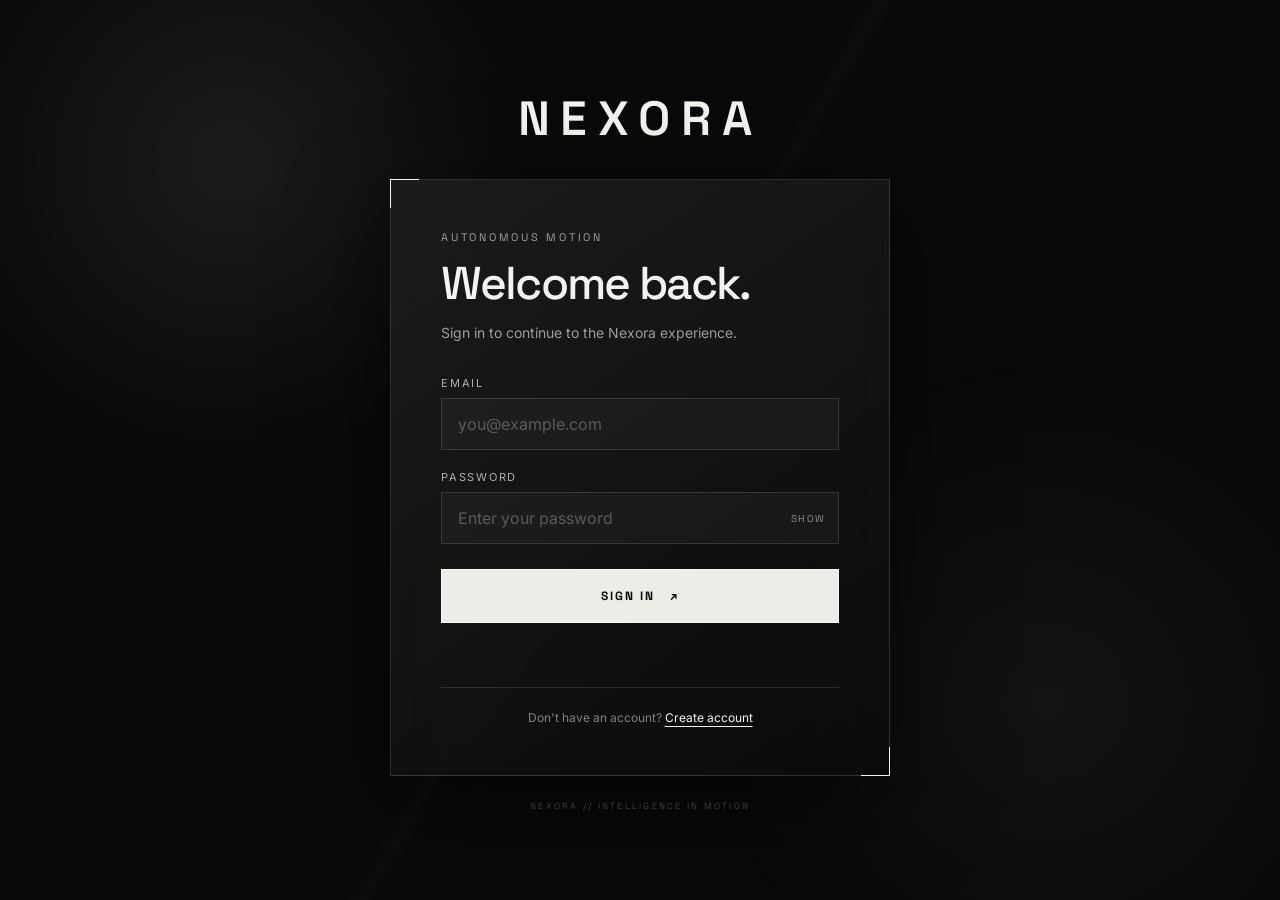
<file: index.html>
<!DOCTYPE html>
<html lang="en">
<head>
  <meta charset="UTF-8">
  <meta name="viewport" content="width=device-width, initial-scale=1.0">
  <title>NEXORA — Sign In</title>
  <meta http-equiv="refresh" content="0; url=login.html">
</head>
<body>
  <script>window.location.replace("login.html");</script>
  <p>Opening NEXORA sign in… <a href="login.html">Continue</a></p>
</body>
</html>
</file>
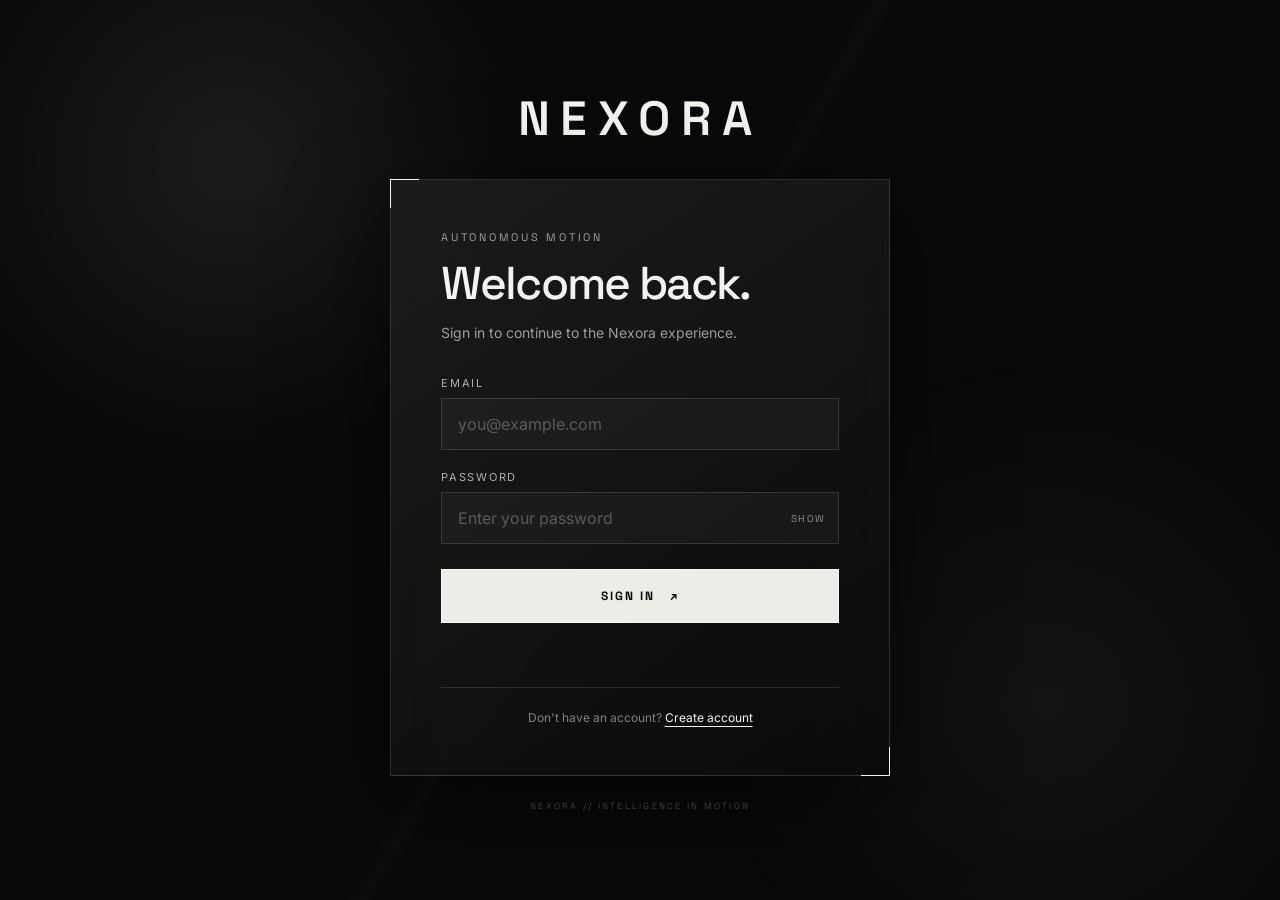
<file: home.html>
<!DOCTYPE html>
<html lang="en">
<head>
<script>
(function () {
  if (sessionStorage.getItem("nexoraLoggedIn") !== "true") {
    window.location.replace("login.html");
  }
})();
</script>

<meta charset="UTF-8">
<meta name="viewport" content="width=device-width, initial-scale=1.0, viewport-fit=cover">
<title>NEXORA — Autonomous Motion</title>
<meta name="description" content="NEXORA is a hyper-efficient electric performance brand. One intelligence. Infinite journeys.">

<!-- ============ FONTS ============ -->
<link rel="preconnect" href="https://fonts.googleapis.com">
<link rel="preconnect" href="https://fonts.gstatic.com" crossorigin>
<link href="https://fonts.googleapis.com/css2?family=Space+Grotesk:wght@300..700&family=Poppins:wght@300;400;500;600&display=swap" rel="stylesheet">
<link rel="stylesheet" href="https://api.fontshare.com/v2/css?f[]=clash-display@400,500,600,700&display=swap">

<!-- ============ STYLES ============ -->
<link rel="stylesheet" href="style.css">
<link rel="stylesheet" href="responsive.css">
</head>
<body>

<!-- =====================================================
     LOADER
===================================================== -->
<div class="loader" id="loader">
  <div class="loader-inner">
    <svg class="loader-mark" viewBox="0 0 100 100" width="72" height="72">
      <polygon points="50,6 94,74 6,74" fill="none" stroke="url(#loaderGrad)" stroke-width="2.4" stroke-linejoin="round"/>
      <defs>
        <linearGradient id="loaderGrad" x1="0" y1="0" x2="1" y2="1">
          <stop offset="0%" stop-color="#7C3AED"/>
          <stop offset="100%" stop-color="#38BDF8"/>
        </linearGradient>
      </defs>
    </svg>
    <div class="loader-word">NEXORA</div>
    <div class="loader-bar-track"><div class="loader-bar-fill" id="loaderFill"></div></div>
    <div class="loader-pct" id="loaderPct">00%</div>
  </div>
</div>

<!-- =====================================================
     CUSTOM CURSOR
===================================================== -->
<div class="cursor-dot" id="cursorDot"></div>
<div class="cursor-ring" id="cursorRing"></div>

<!-- =====================================================
     BACKGROUND LAYERS (mesh gradient / grid / noise)
===================================================== -->
<div class="bg-layer">
  <div class="mesh-gradient"></div>
  <div class="bg-grid"></div>
  <div class="light-ray ray-1"></div>
  <div class="light-ray ray-2"></div>
  <div class="noise-overlay"></div>
</div>

<!-- =====================================================
     NAVIGATION
===================================================== -->
<header class="navbar" id="navbar">
  <div class="nav-inner">
    <a href="#hero" class="nav-logo" data-cursor="link">
      <svg viewBox="0 0 100 100" width="26" height="26">
        <polygon points="50,6 94,74 6,74" fill="none" stroke="currentColor" stroke-width="6" stroke-linejoin="round"/>
      </svg>
      <span>NEXORA</span>
    </a>

    <nav class="nav-links" id="navLinks">
      <a href="#about" data-cursor="link"><span>About</span></a>
      <a href="#services" data-cursor="link"><span>Engineering</span></a>
      <a href="#portfolio" data-cursor="link"><span>Models</span></a>
      <a href="#stats" data-cursor="link"><span>Autonomy</span></a>
      <a href="#testimonials" data-cursor="link"><span>Owners</span></a>
      <a href="#pricing" data-cursor="link"><span>Configure</span></a>
      <a href="#faq" data-cursor="link"><span>FAQ</span></a>
    </nav>

    <a href="#contact" class="btn btn-ghost nav-cta" data-cursor="link"><span>Reserve</span></a>

    <button class="hamburger" id="hamburger" aria-label="Toggle menu">
      <span></span><span></span><span></span>
    </button>
  </div>

  <div class="mobile-menu" id="mobileMenu">
    <a href="#about">About</a>
    <a href="#services">Engineering</a>
    <a href="#portfolio">Models</a>
    <a href="#stats">Autonomy</a>
    <a href="#testimonials">Owners</a>
    <a href="#pricing">Configure</a>
    <a href="#faq">FAQ</a>
    <a href="#contact" class="mobile-cta">Reserve</a>
  </div>
</header>

<!-- =====================================================
     MAIN SCROLL CONTAINER
===================================================== -->
<main id="smooth-wrapper">
<div id="smooth-content">

  <!-- =====================================================
       1. HERO
  ===================================================== -->
  <section class="hero" id="hero">
    <canvas id="webgl-hero"></canvas>

    <div class="hero-content">
      <p class="eyebrow reveal-up">THE AUTONOMY / SINCE 2026</p>
      <h1 class="hero-title">
        <span class="line reveal-up">DESIGNED</span>
        <span class="line reveal-up">FOR AUTONOMY</span>
        <span class="line reveal-up accent-text">BEYOND THE ROAD.</span>
      </h1>
      <p class="hero-sub reveal-up">One intelligent platform. Zero-emission mobility. Nexora combines AI perception, autonomous driving, and electric performance for a safer, smarter journey.</p>

      <div class="hero-cta reveal-up">
        <a href="#portfolio" class="btn btn-primary magnetic" data-cursor="link"><span>Explore Vehicles</span></a>
        <a href="#contact" class="btn btn-outline magnetic" data-cursor="link"><span>Request a Drive</span></a>
      </div>
    </div>

    <div class="scroll-indicator">
      <span>SCROLL</span>
      <div class="scroll-line"><div class="scroll-dot"></div></div>
    </div>

    <div class="hero-stats-strip">
      <div><strong>2.9s</strong><small>0–100 km/h</small></div>
      <div><strong>600 km</strong><small>Range</small></div>
      <div><strong>480 hp</strong><small>Peak Output</small></div>
      <div><strong>250 km/h</strong><small>Top Speed</small></div>
    </div>
  </section>

  <!-- =====================================================
       2. ABOUT
  ===================================================== -->
  <section class="about" id="about">
    <div class="section-inner about-grid">
      <div class="about-visual">
        <canvas id="webgl-about"></canvas>
        <div class="about-visual-ring"></div>
      </div>

      <div class="about-copy">
        <p class="eyebrow reveal-up">01 / ABOUT NEXORA</p>
        <h2 class="section-title reveal-up">One intelligent platform, engineered to understand every journey.</h2>
        <p class="reveal-up">Every Nexora begins with one geometry: the Core — a precision-engineered energy cell that powers the drivetrain, intelligently tunes the chassis, and shapes the vehicle around it. Nothing is simply added on. Nothing is borrowed. Every Nexora is designed from the inside out — from physics to performance, from intelligence to form.</p>

        <div class="about-cards">
          <div class="mini-card tilt-card">
            <span class="mini-card-num">01</span>
            <h3>Human-Centered Design</h3>
            <p>Every surface is designed around visibility, comfort, accessibility, and efficient electric mobility.</p>
          </div>
          <div class="mini-card tilt-card">
            <span class="mini-card-num">02</span>
            <h3>Intelligent Mobility</h3>
            <p>AI-assisted driving combines perception, planning, and smooth electric control to respond intelligently to changing road conditions.</p>
          </div>
          <div class="mini-card tilt-card">
            <span class="mini-card-num">03</span>
            <h3>Responsible Technology</h3>
            <p>Recyclable materials and efficient electric systems are designed to reduce the environmental footprint of every journey.</p>
          </div>
        </div>
      </div>
    </div>
  </section>

  <!-- =====================================================
       3. SERVICES / ENGINEERING
  ===================================================== -->
  <section class="services" id="services">
    <div class="section-inner">
      <p class="eyebrow reveal-up center">02 / AUTONOMOUS TECHNOLOGY</p>
      <h2 class="section-title reveal-up center">Six systems. One intelligent vehicle.</h2>

      <div class="services-grid">
        <article class="glass-card service-card">
          <div class="service-icon">◈</div>
          <h3>AI Perception</h3>
          <p>Active surfaces recompute drag 1,000 times per second, sculpting airflow around the Core in real time.</p>
        </article>
        <article class="glass-card service-card">
          <div class="service-icon">◇</div>
          <h3>Electric Architecture</h3>
          <p>A high-voltage electric platform provides efficient propulsion while supporting the vehicle’s computing and sensor systems.</p>
        </article>
        <article class="glass-card service-card">
          <div class="service-icon">△</div>
          <h3>Autonomous Driving</h3>
          <p>Cameras, radar, and other sensors continuously interpret the surroundings to support navigation and driver-assistance decisions.</p>
        </article>
        <article class="glass-card service-card">
          <div class="service-icon">◎</div>
          <h3>Human Interface</h3>
          <p>A clear digital interface keeps passengers informed about navigation, vehicle status, and autonomous driving decisions.</p>
        </article>
        <article class="glass-card service-card">
          <div class="service-icon">▽</div>
          <h3>Safety Systems</h3>
          <p>Redundant sensing and intelligent monitoring are designed to help the vehicle detect obstacles, road users, and changing traffic conditions.</p>
        </article>
        <article class="glass-card service-card">
          <div class="service-icon">◆</div>
          <h3>AI Software</h3>
          <p>Software updates can improve vehicle features, navigation, perception, and user experience over time.</p>
        </article>
      </div>
    </div>
  </section>

  <!-- =====================================================
       4. PORTFOLIO / MODELS
  ===================================================== -->
  <section class="portfolio" id="portfolio">
    <div class="section-inner">
      <p class="eyebrow reveal-up center">03 / VEHICLES</p>
      <h2 class="section-title reveal-up center">Three vehicle types, one autonomous platform.</h2>

      <div class="filter-bar reveal-up center">
        <button class="filter-btn active" data-filter="all">All</button>
        <button class="filter-btn" data-filter="coupe">Sedan</button>
        <button class="filter-btn" data-filter="roadster">SUV</button>
        <button class="filter-btn" data-filter="gt">Shuttle</button>
      </div>

      <div class="masonry" id="masonry">
        <div class="masonry-item " data-cat="coupe">
          <div class="masonry-media vehicle-image"></div>
          <img src="images/nexora-vision.png" alt="Nexora Vision">
          <div class="masonry-info"><h4>Nexora Vision</h4><p>Sedan · 480 hp</p></div>
        </div>
        <div class="masonry-item" data-cat="roadster">
          <div class="masonry-media vehicle-image"></div>
          <img src="images/nexora-terra.png" alt="Nexora Terra">
          <div class="masonry-info"><h4>Nexora Terra</h4><p>SUV · 940 hp</p></div>
        </div>
        <div class="masonry-item" data-cat="gt">
          <div class="masonry-media vehicle-image"></div>
          <img src="images/nexora-horizon.png" alt="Nexora Horizon">
          <div class="masonry-info"><h4>Nexora Horizon</h4><p>Shuttle · 1,020 hp</p></div>
        </div>
        <div class="masonry-item" data-cat="coupe">
          <div class="masonry-media vehicle-image"></div>
          <img src="images/nexora-apex.png" alt="Nexora Vision S">
          <div class="masonry-info"><h4>Nexora Vision S</h4><p>Sedan · 1,340 hp</p></div>
        </div>
        <div class="masonry-item" data-cat="roadster">
          <div class="masonry-media vehicle-image"></div>
          <img src="images/nexora-ranger.png" alt="Nexora Vision GT">
          <div class="masonry-info"><h4>Nexora Terra GT</h4><p>SUV · 1,080 hp</p></div>
        </div>
        <div class="masonry-item" data-cat="gt">
          <div class="masonry-media vehicle-image"></div>
          <img src="images/nexora-shuttle.png" alt="Nexora Horizon Long">
          <div class="masonry-info"><h4>Nexora Horizon Long</h4><p>Shuttle · 890 hp</p></div>
        </div>
      </div>
    </div>
  </section>

  <!-- =====================================================
       5. STATISTICS
  ===================================================== -->
  <section class="stats" id="stats">
    <div class="section-inner">
      <p class="eyebrow reveal-up center">04 / AUTONOMOUS PERFORMANCE</p>
      <h2 class="section-title reveal-up center">Technology measured for the real world.</h2>

      <div class="stats-grid">
        <div class="stat-block">
          <div class="progress-ring" data-value="92">
            <svg viewBox="0 0 120 120"><circle class="ring-bg" cx="60" cy="60" r="52"/><circle class="ring-fill" cx="60" cy="60" r="52"/></svg>
            <span class="progress-num" data-count="92">0</span>
          </div>
          <h4>Energy Recovery</h4><p>% energy recovered under braking</p>
        </div>
        <div class="stat-block">
          <div class="progress-ring" data-value="78">
            <svg viewBox="0 0 120 120"><circle class="ring-bg" cx="60" cy="60" r="52"/><circle class="ring-fill" cx="60" cy="60" r="52"/></svg>
            <span class="progress-num" data-count="78">0</span>
          </div>
          <h4>Perception</h4><p>% road environment coverage*</p>
        </div>
        <div class="stat-block">
          <div class="progress-ring" data-value="96">
            <svg viewBox="0 0 120 120"><circle class="ring-bg" cx="60" cy="60" r="52"/><circle class="ring-fill" cx="60" cy="60" r="52"/></svg>
            <span class="progress-num" data-count="96">0</span>
          </div>
          <h4>Battery Efficiency</h4><p>% usable energy efficiency*</p>
        </div>
        <div class="stat-block">
          <div class="progress-ring" data-value="88">
            <svg viewBox="0 0 120 120"><circle class="ring-bg" cx="60" cy="60" r="52"/><circle class="ring-fill" cx="60" cy="60" r="52"/></svg>
            <span class="progress-num" data-count="88">0</span>
          </div>
          <h4>Autonomous Readiness</h4><p>% assisted driving capability*</p>
        </div>
      </div>

      <div class="counter-strip reveal-up">
        <div><span class="counter" data-count="1180">0</span><small>Peak Power</small></div>
        <div><span class="counter" data-count="412">0</span><small>Top Speed (km/h)</small></div>
        <div><span class="counter" data-count="523">0</span><small>Range (km)</small></div>
        <div><span class="counter" data-count="18">0</span><small>Min. 10–80% Charge</small></div>
      </div>
    </div>
  </section>

  <!-- =====================================================
       6. TESTIMONIALS
  ===================================================== -->
  <section class="testimonials" id="testimonials">
    <div class="section-inner">
      <p class="eyebrow reveal-up center">05 / PASSENGERS</p>
      <h2 class="section-title reveal-up center">A journey designed around you.</h2>
    </div>

    <div class="carousel-track-wrap">
      <div class="carousel-track" id="carouselTrack">
        <div class="glass-card testi-card">
          <p>"The Core doesn't feel like an engine swap — it feels like the car was born electric. Nothing about it apologizes for what it isn't."</p>
          <div class="testi-author"><span>Prem Kumar SS</span><small>Vision Owner, Mandya</small></div>
        </div>
        <div class="glass-card testi-card">
          <p>"I've owned three hypercars. This is the first one that updates itself to be better while I sleep."</p>
          <div class="testi-author"><span>Thejas SK</span><small>Horizon Owner, Bangalore</small></div>
        </div>
        <div class="glass-card testi-card">
          <p>"Silent at 300 km/h is a genuinely strange, wonderful feeling. The sound design team deserves an award of their own."</p>
          <div class="testi-author"><span>Prajwal PV</span><small>Terra Owner, Mysore</small></div>
        </div>
        <div class="glass-card testi-card">
          <p>"Eighteen minutes to charge is not a spec sheet number — I've timed it, at a real station, in traffic."</p>
          <div class="testi-author"><span>Nandan KL</span><small>Vision S Owner, Singapore</small></div>
        </div>
        <!-- duplicate set for seamless infinite loop -->
        <div class="glass-card testi-card">
          <p>"The Core doesn't feel like an engine swap — it feels like the car was born electric. Nothing about it apologizes for what it isn't."</p>
          <div class="testi-author"><span>Prem Kumar SS</span><small>Vision Owner, Mandya</small></div>
        </div>
        <div class="glass-card testi-card">
          <p>"I've owned three hypercars. This is the first one that updates itself to be better while I sleep."</p>
          <div class="testi-author"><span>Thejas SK</span><small>Horizon Owner, Bangalore</small></div>
        </div>
        <div class="glass-card testi-card">
          <p>"Silent at 300 km/h is a genuinely strange, wonderful feeling. The sound design team deserves an award of their own."</p>
          <div class="testi-author"><span>Prajwal PV</span><small>Terra Owner, Mysore</small></div>
        </div>
        <div class="glass-card testi-card">
          <p>"Eighteen minutes to charge is not a spec sheet number — I've timed it, at a real station, in traffic."</p>
          <div class="testi-author"><span>Nandan KL</span><small>Vision S Owner, Singapore</small></div>
        </div>
      </div>
    </div>
  </section>

  <!-- =====================================================
       7. PRICING / CONFIGURE
  ===================================================== -->
  <section class="pricing" id="pricing">
    <div class="section-inner">
      <p class="eyebrow reveal-up center">06 / CONFIGURE</p>
      <h2 class="section-title reveal-up center">Choose your autonomy.</h2>

      <div class="pricing-grid">
        <div class="glass-card price-card">
          <h3>Essential</h3>
          <div class="price">₹5,940,000</div>
          <p class="price-desc">Single-motor electric platform with 600 km range.</p>
          <ul>
            <li>Efficient electric drivetrain</li>
            <li>Advanced driver assistance</li>
            <li>5-year vehicle warranty</li>
            <li>OTA software updates</li>
          </ul>
          <a href="#contact" class="btn btn-outline full magnetic" data-cursor="link"><span>Reserve Essential</span></a>
        </div>

        <div class="glass-card price-card featured">
          <span class="price-badge">Most Popular</span>
          <h3>Autonomy</h3>
          <div class="price">₹8,582,000</div>
          <p class="price-desc">Dual-motor Core, 480 hp, 600 km range.</p>
          <ul>
            <li>Intelligent all-wheel drive</li>
            <li>AI perception suite</li>
            <li>8-year vehicle warranty</li>
            <li>Priority delivery slot</li>
          </ul>
          <a href="#contact" class="btn btn-primary full magnetic" data-cursor="link"><span>Reserve Autonomy</span></a>
        </div>

        <div class="glass-card price-card">
          <h3>Signature</h3>
          <div class="price">₹12,320,000</div>
          <p class="price-desc">Premium autonomous platform with bespoke interior and advanced sensing.</p>
          <ul>
            <li>Bespoke interior studio</li>
            <li>Advanced autonomy package</li>
            <li>Extended vehicle warranty</li>
            <li>Personal mobility specialist</li>
          </ul>
          <a href="#contact" class="btn btn-outline full magnetic" data-cursor="link"><span>Request Signature</span></a>
        </div>
      </div>
    </div>
  </section>

  <!-- =====================================================
       8. FAQ
  ===================================================== -->
  <section class="faq" id="faq">
    <div class="section-inner faq-grid">
      <div>
        <p class="eyebrow reveal-up">07 / QUESTIONS</p>
        <h2 class="section-title reveal-up">Before your journey begins.</h2>
        <p class="reveal-up">Can't find what you're looking for? Our delivery engineers answer configuration questions directly — reach out below.</p>
      </div>

      <div class="accordion" id="accordion">
        <div class="accordion-item">
          <button class="accordion-head">
            <span>How long does delivery take after ordering?</span>
            <span class="accordion-icon">+</span>
          </button>
          <div class="accordion-body"><p>Essential and Autonomy configurations deliver in 6–9 months. Signature builds, being bespoke, run 10–14 months from final material sign-off.</p></div>
        </div>
        <div class="accordion-item">
          <button class="accordion-head">
            <span>Can I upgrade autonomous features after purchase?</span>
            <span class="accordion-icon">+</span>
          </button>
          <div class="accordion-body"><p>Autonomy tuning ships over-the-air. Physical Core upgrades — motor count, battery architecture — must be done at a certified atelier before first registration.</p></div>
        </div>
        <div class="accordion-item">
          <button class="accordion-head">
            <span>What does the vehicle warranty cover?</span>
            <span class="accordion-icon">+</span>
          </button>
          <div class="accordion-body"><p>Full coverage on the structural battery pack, both motors, and the drive inverter, plus one complimentary recalibration per year at any Aurelia atelier worldwide.</p></div>
        </div>
        <div class="accordion-item">
          <button class="accordion-head">
            <span>Is home charging support included?</span>
            <span class="accordion-icon">+</span>
          </button>
          <div class="accordion-body"><p>Yes — every reservation includes a site survey and installation of an Aurelia 22kW home unit, or a credit toward existing compatible infrastructure.</p></div>
        </div>
        <div class="accordion-item">
          <button class="accordion-head">
            <span>Can I switch to another vehicle model?</span>
            <span class="accordion-icon">+</span>
          </button>
          <div class="accordion-body"><p>Yes, at any point before final specification lock, with no change fee between Essential, Autonomy, and Signature configurations.</p></div>
        </div>
      </div>
    </div>
  </section>

  <!-- =====================================================
       9. CONTACT
  ===================================================== -->
  <section class="contact" id="contact">
    <div class="section-inner contact-grid">
      <div>
        <p class="eyebrow reveal-up">08 / REQUEST A DRIVE</p>
        <h2 class="section-title reveal-up">Start your autonomous journey.</h2>
        <p class="reveal-up">Leave your details and a delivery engineer will contact you within one business day to walk through configuration and delivery windows.</p>

        <div class="contact-meta reveal-up">
          <div><small>NEXORA STUDIO</small><span>Mandya, India</span></div>
          <div><small>EMAIL</small><span>premneymar432@gmail.com</span><span>tejassk64@gmail.com</span></div>
          <div><small>PHONE</small><span>+91 9945258607</span><span>+91 9110421113</span></div>
    
        </div>
      </div>

      <form class="contact-form glass-card" id="contactForm">
        <div class="form-field">
          <input type="text" id="fname" required placeholder=" ">
          <label for="fname">Full name</label>
        </div>
        <div class="form-field">
          <input type="email" id="femail" required placeholder=" ">
          <label for="femail">Email address</label>
        </div>
        <div class="form-field">
          <input type="text" id="fmodel" placeholder=" ">
          <label for="fmodel">Vehicle of interest</label>
        </div>
        <div class="form-field">
          <textarea id="fmsg" rows="3" placeholder=" "></textarea>
          <label for="fmsg">Message</label>
        </div>
        <button type="submit" class="btn btn-primary full magnetic" data-cursor="link"><span>Submit Request</span></button>
        <p class="form-note" id="formNote"></p>
      </form>
    </div>
  </section>

  <!-- =====================================================
       10. FOOTER
  ===================================================== -->
  <footer class="footer">
    <div class="footer-gradient-line"></div>
    <div class="section-inner footer-grid">
      <div class="footer-brand">
        <a href="#hero" class="nav-logo" data-cursor="link">
          <svg viewBox="0 0 100 100" width="24" height="24">
            <polygon points="50,6 94,74 6,74" fill="none" stroke="currentColor" stroke-width="6" stroke-linejoin="round"/>
          </svg>
          <span>NEXORA</span>
        </a>
        <p>One intelligence. Infinite journeys.</p>
      </div>

      <div class="footer-links">
        <h5>Explore</h5>
        <a href="#about">About</a>
        <a href="#portfolio">Models</a>
        <a href="#pricing">Configure</a>
      </div>

      <div class="footer-links">
        <h5>Technology</h5>
        <a href="#faq">FAQ</a>
        <a href="#contact">Contact</a>
        <a href="#testimonials">Owners</a>
      </div>

      <div class="footer-social">
        <h5>Connect</h5>
        <div class="social-icons">
          <a href="#" aria-label="Instagram" data-cursor="link" class="magnetic"><svg viewBox="0 0 24 24" width="18" height="18"><rect x="2" y="2" width="20" height="20" rx="5" fill="none" stroke="currentColor" stroke-width="1.6"/><circle cx="12" cy="12" r="4.2" fill="none" stroke="currentColor" stroke-width="1.6"/><circle cx="17.4" cy="6.6" r="1.1" fill="currentColor"/></svg></a>
          <a href="#" aria-label="X" data-cursor="link" class="magnetic"><svg viewBox="0 0 24 24" width="18" height="18"><path d="M4 4L20 20M20 4L4 20" stroke="currentColor" stroke-width="1.6" fill="none"/></svg></a>
          <a href="#" aria-label="YouTube" data-cursor="link" class="magnetic"><svg viewBox="0 0 24 24" width="18" height="18"><rect x="2" y="5" width="20" height="14" rx="4" fill="none" stroke="currentColor" stroke-width="1.6"/><path d="M10 9L15 12L10 15Z" fill="currentColor"/></svg></a>
          <a href="#" aria-label="LinkedIn" data-cursor="link" class="magnetic"><svg viewBox="0 0 24 24" width="18" height="18"><rect x="2" y="2" width="20" height="20" rx="4" fill="none" stroke="currentColor" stroke-width="1.6"/><circle cx="7.5" cy="7.5" r="1.2" fill="currentColor"/><path d="M7.5 11V17M12 17V13.5C12 11.8 15 11.8 15 13.5V17" stroke="currentColor" stroke-width="1.6" fill="none"/></svg></a>
        </div>
      </div>
    </div>
    <div class="section-inner footer-bottom">
      <span>© 2026 Nexora Mobility. Concept website.</span>
      <span>Bengaluru · Mandya · Austin · Singapore</span>
    </div>
  </footer>

</div>
</main>

<!-- ============ SCRIPTS ============ -->
<script src="https://cdn.jsdelivr.net/npm/@emailjs/browser@4/dist/email.min.js"></script>
<script src="https://cdnjs.cloudflare.com/ajax/libs/three.js/r128/three.min.js"></script>
<script src="https://cdnjs.cloudflare.com/ajax/libs/gsap/3.12.5/gsap.min.js"></script>
<script src="https://cdnjs.cloudflare.com/ajax/libs/gsap/3.12.5/ScrollTrigger.min.js"></script>
<script src="https://unpkg.com/@studio-freight/lenis@1.0.42/dist/lenis.min.js"></script>

<script src="three-setup.js"></script>
<script src="script.js"></script>

</body>
</html>
</file>
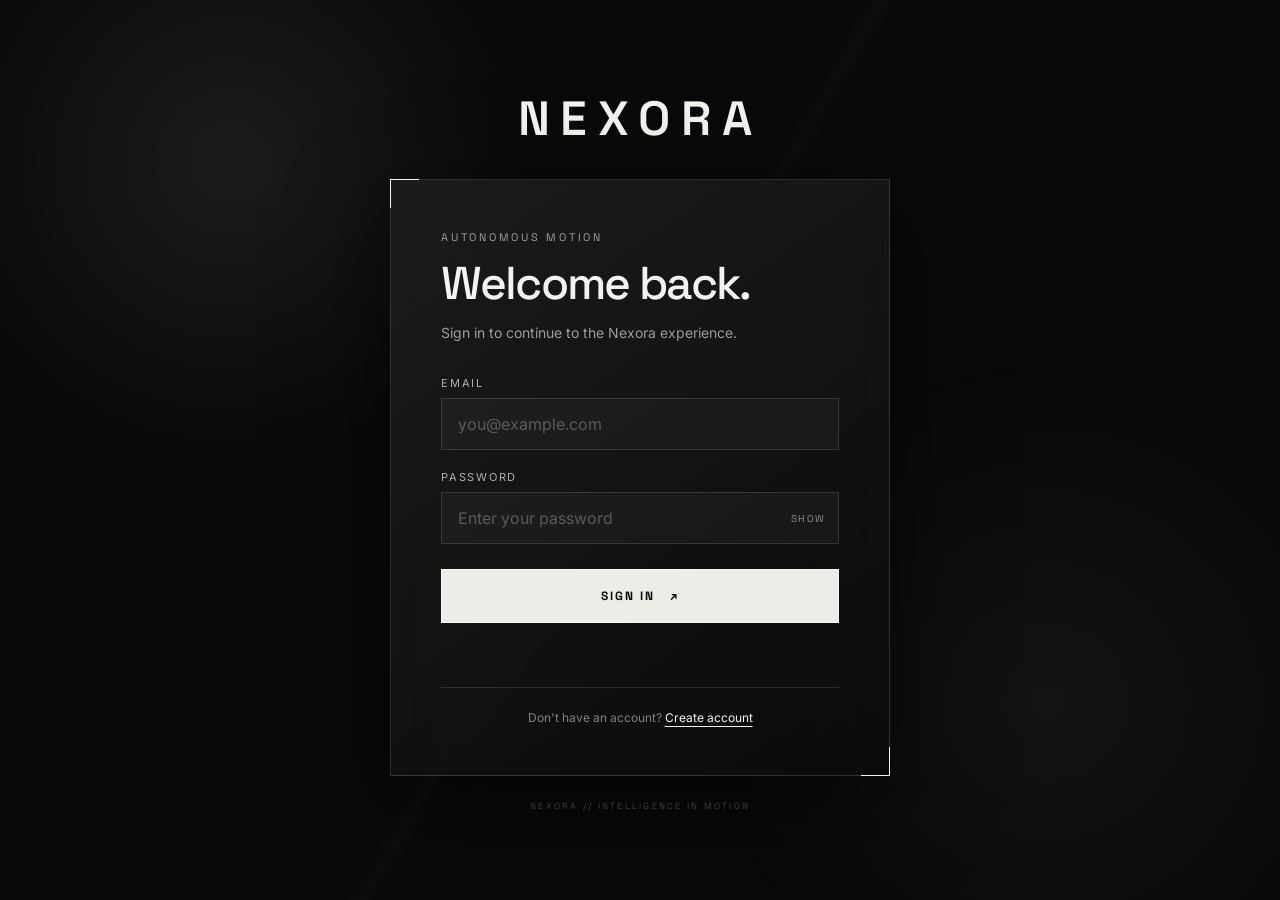
<file: login.html>
<!DOCTYPE html>
<html lang="en">
<head>
  <meta charset="UTF-8">
  <meta name="viewport" content="width=device-width, initial-scale=1.0">
  <title>NEXORA — Sign In</title>
  <link rel="stylesheet" href="auth.css">
</head>
<body class="auth-page">
  <div class="auth-shell">
    <a class="brand" href="login.html">NEXORA</a>
    <div class="auth-card">
      <div class="eyebrow">AUTONOMOUS MOTION</div>
      <h1>Welcome back.</h1>
      <p class="subtitle">Sign in to continue to the Nexora experience.</p>

      <form id="loginForm" novalidate>
        <label for="loginEmail">Email</label>
        <input id="loginEmail" type="email" autocomplete="email" placeholder="you@example.com" required>

        <label for="loginPassword">Password</label>
        <div class="password-wrap">
          <input id="loginPassword" type="password" autocomplete="current-password" placeholder="Enter your password" required>
          <button class="eye" type="button" data-toggle="loginPassword" aria-label="Show password">SHOW</button>
        </div>

        <button class="primary-btn" type="submit">SIGN IN <span>↗</span></button>
        <p id="loginMessage" class="message" role="alert"></p>
      </form>

      <div class="switch">Don't have an account? <a href="signup.html">Create account</a></div>
    </div>
    <div class="fine-print">NEXORA // INTELLIGENCE IN MOTION</div>
  </div>
  <script src="auth.js"></script>
</body>
</html>
</file>
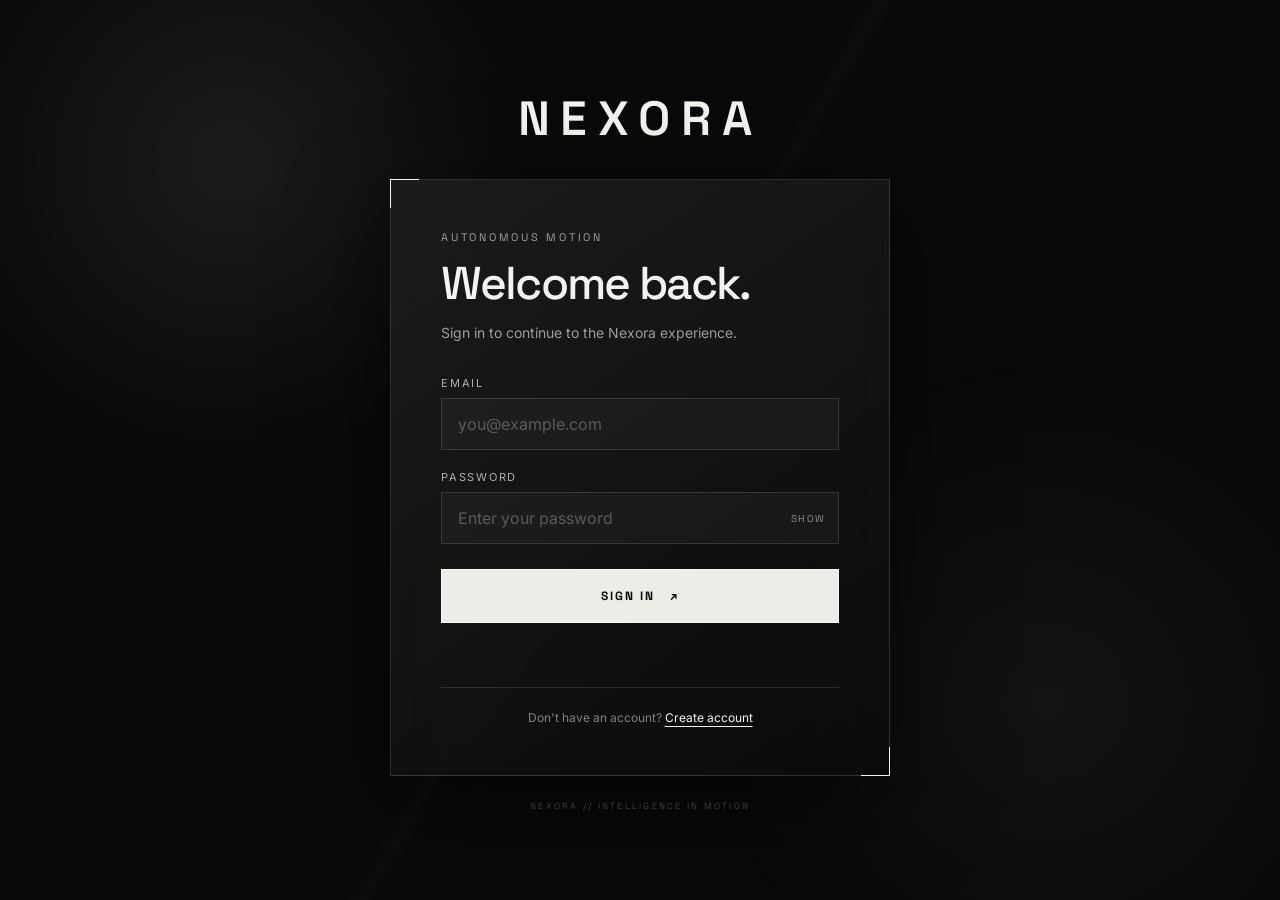
<file: logout.html>
<!DOCTYPE html>
<html lang="en"><head><meta charset="UTF-8"><title>NEXORA</title></head>
<body><script>
sessionStorage.removeItem("nexoraLoggedIn");
sessionStorage.removeItem("nexoraUserName");
location.replace("login.html");
</script></body></html>
</file>
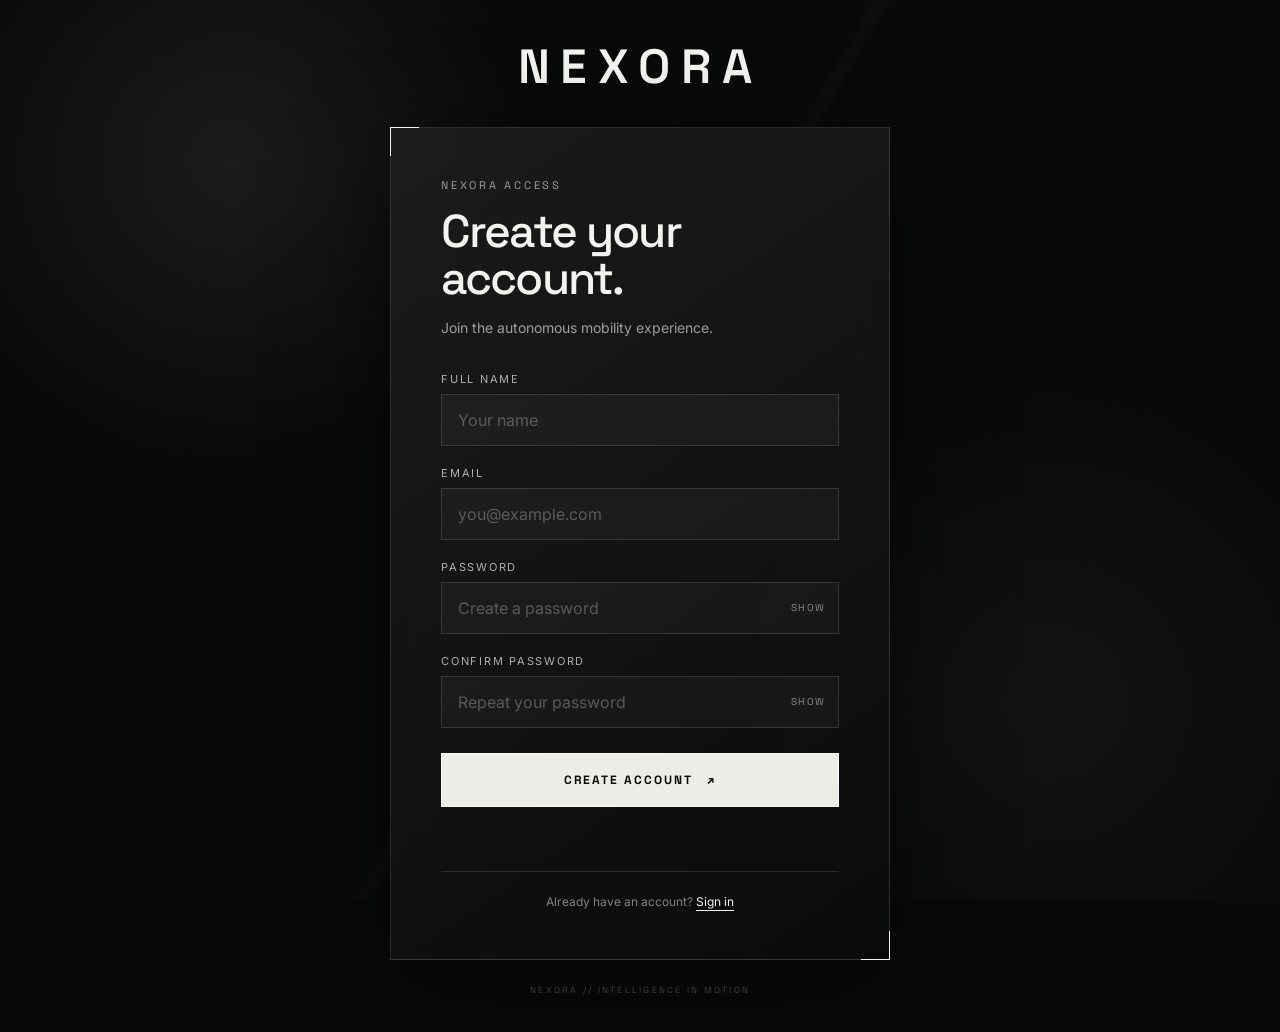
<file: signup.html>
<!DOCTYPE html>
<html lang="en">
<head>
  <meta charset="UTF-8">
  <meta name="viewport" content="width=device-width, initial-scale=1.0">
  <title>NEXORA — Create Account</title>
  <link rel="stylesheet" href="auth.css">
</head>
<body class="auth-page">
  <div class="auth-shell">
    <a class="brand" href="login.html">NEXORA</a>
    <div class="auth-card">
      <div class="eyebrow">NEXORA ACCESS</div>
      <h1>Create your account.</h1>
      <p class="subtitle">Join the autonomous mobility experience.</p>

      <form id="signupForm" novalidate>
        <label for="signupName">Full name</label>
        <input id="signupName" type="text" autocomplete="name" placeholder="Your name" required>

        <label for="signupEmail">Email</label>
        <input id="signupEmail" type="email" autocomplete="email" placeholder="you@example.com" required>

        <label for="signupPassword">Password</label>
        <div class="password-wrap">
          <input id="signupPassword" type="password" autocomplete="new-password" placeholder="Create a password" required>
          <button class="eye" type="button" data-toggle="signupPassword" aria-label="Show password">SHOW</button>
        </div>

        <label for="signupConfirm">Confirm password</label>
        <div class="password-wrap">
          <input id="signupConfirm" type="password" autocomplete="new-password" placeholder="Repeat your password" required>
          <button class="eye" type="button" data-toggle="signupConfirm" aria-label="Show password">SHOW</button>
        </div>

        <button class="primary-btn" type="submit">CREATE ACCOUNT <span>↗</span></button>
        <p id="signupMessage" class="message" role="alert"></p>
      </form>

      <div class="switch">Already have an account? <a href="login.html">Sign in</a></div>
    </div>
    <div class="fine-print">NEXORA // INTELLIGENCE IN MOTION</div>
  </div>
  <script src="auth.js"></script>
</body>
</html>
</file>
<file: style.css>
/* =========================================================
   NEXORA — CORE STYLESHEET
   Token system: color / type / spacing / motion
========================================================= */

:root{
  /* -------- color tokens (brief-specified palette) -------- */
  --bg:            #050816;
  --bg-alt:        #0a0f24;
  --accent:        #7C3AED;   /* violet   */
  --glow:          #38BDF8;   /* cyan     */
  --secondary:     #14F195;   /* mint     */
  --text:          #FFFFFF;
  --text-dim:      rgba(255,255,255,0.62);
  --text-faint:    rgba(255,255,255,0.38);
  --card:          rgba(255,255,255,0.08);
  --card-border:   rgba(255,255,255,0.14);
  --card-hover:    rgba(255,255,255,0.12);

  /* -------- type tokens -------- */
  --f-display: 'Clash Display', 'Space Grotesk', sans-serif;
  --f-mono:    'Space Grotesk', monospace;
  --f-body:    'Poppins', sans-serif;

  /* -------- spacing / layout -------- */
  --section-pad: 160px;
  --container-w: 1240px;
  --radius: 20px;
  --radius-sm: 12px;

  /* -------- motion -------- */
  --ease: cubic-bezier(.22,1,.36,1);
}

*, *::before, *::after{ box-sizing: border-box; margin:0; padding:0; }

html{
  background: var(--bg);
  scroll-behavior: auto;
}

body{
  background: var(--bg);
  color: var(--text);
  font-family: var(--f-body);
  font-weight: 300;
  line-height: 1.6;
  overflow-x: hidden;
  cursor: none;
}

img, svg{ display:block; max-width:100%; }

a{ color: inherit; text-decoration:none; }

ul{ list-style:none; }

button{ font-family: inherit; background:none; border:none; color:inherit; cursor:none; }

::selection{ background: var(--accent); color: var(--text); }

/* hide native cursor everywhere except touch */
@media (hover:none){
  body{ cursor:auto; }
  .cursor-dot, .cursor-ring{ display:none; }
}

/* =========================================================
   BACKGROUND LAYERS
========================================================= */
.bg-layer{
  position: fixed;
  inset: 0;
  z-index: -2;
  overflow: hidden;
  pointer-events: none;
}

.mesh-gradient{
  position:absolute;
  inset:-20%;
  background:
    radial-gradient(circle at 18% 22%, rgba(124,58,237,0.35), transparent 42%),
    radial-gradient(circle at 82% 18%, rgba(56,189,248,0.28), transparent 45%),
    radial-gradient(circle at 55% 78%, rgba(20,241,149,0.16), transparent 40%),
    var(--bg);
  filter: blur(60px) saturate(130%);
  animation: meshMove 22s ease-in-out infinite alternate;
}

@keyframes meshMove{
  0%{   transform: translate3d(0,0,0) scale(1); }
  50%{  transform: translate3d(-3%, 2%, 0) scale(1.06); }
  100%{ transform: translate3d(2%, -3%, 0) scale(1.02); }
}

.bg-grid{
  position:absolute; inset:0;
  background-image:
    linear-gradient(rgba(255,255,255,0.035) 1px, transparent 1px),
    linear-gradient(90deg, rgba(255,255,255,0.035) 1px, transparent 1px);
  background-size: 64px 64px;
  mask-image: radial-gradient(circle at 50% 30%, black 0%, transparent 72%);
  opacity: .6;
}

.light-ray{
  position:absolute;
  width: 2px;
  height: 140%;
  top:-20%;
  background: linear-gradient(180deg, transparent, rgba(124,58,237,0.5), transparent);
  filter: blur(2px);
  opacity:.5;
}
.ray-1{ left: 22%; animation: rayDrift 14s ease-in-out infinite; }
.ray-2{ left: 68%; background: linear-gradient(180deg, transparent, rgba(56,189,248,0.5), transparent); animation: rayDrift 18s ease-in-out infinite reverse; }

@keyframes rayDrift{
  0%,100%{ transform: translateX(0) rotate(3deg); opacity:.35; }
  50%{ transform: translateX(40px) rotate(-2deg); opacity:.6; }
}

.noise-overlay{
  position:absolute; inset:0;
  background-image: url("data:image/svg+xml;utf8,<svg xmlns='http://www.w3.org/2000/svg' width='120' height='120'><filter id='n'><feTurbulence type='fractalNoise' baseFrequency='0.9' numOctaves='2' stitchTiles='stitch'/></filter><rect width='100%25' height='100%25' filter='url(%23n)' opacity='0.05'/></svg>");
  opacity:.5;
  mix-blend-mode: overlay;
}

/* =========================================================
   LOADER
========================================================= */
.loader{
  position: fixed; inset:0; z-index: 9999;
  background: var(--bg);
  display:flex; align-items:center; justify-content:center;
  transition: opacity .8s var(--ease), visibility .8s var(--ease);
}
.loader.hidden{ opacity:0; visibility:hidden; pointer-events:none; }

.loader-inner{ display:flex; flex-direction:column; align-items:center; gap:18px; }

.loader-mark{ animation: loaderSpin 3s linear infinite; filter: drop-shadow(0 0 12px rgba(124,58,237,.6)); }
@keyframes loaderSpin{ to{ transform: rotate(360deg); } }

.loader-word{
  font-family: var(--f-display);
  letter-spacing: .5em;
  font-size: 14px;
  padding-left: .5em;
  color: var(--text-dim);
}

.loader-bar-track{
  width: 220px; height:2px;
  background: rgba(255,255,255,.12);
  border-radius: 2px; overflow:hidden;
}
.loader-bar-fill{
  width:0%; height:100%;
  background: linear-gradient(90deg, var(--accent), var(--glow));
  transition: width .25s ease-out;
}
.loader-pct{ font-family: var(--f-mono); font-size:12px; color: var(--text-faint); }

/* =========================================================
   CUSTOM CURSOR
========================================================= */
.cursor-dot, .cursor-ring{
  position: fixed; top:0; left:0;
  pointer-events:none; z-index: 9998;
  border-radius:50%;
  transform: translate(-50%,-50%);
  will-change: transform;
}
.cursor-dot{
  width:6px; height:6px;
  background: var(--glow);
  transition: background .3s ease, opacity .3s ease;
}
.cursor-ring{
  width:36px; height:36px;
  border: 1px solid rgba(255,255,255,.4);
  transition: width .3s var(--ease), height .3s var(--ease), border-color .3s ease, background .3s ease;
}
.cursor-ring.hover{
  width:64px; height:64px;
  background: rgba(124,58,237,.12);
  border-color: var(--accent);
}
.cursor-dot.hover{ background: var(--secondary); }

/* =========================================================
   LAYOUT / CONTAINER
========================================================= */
.section-inner{
  max-width: var(--container-w);
  margin: 0 auto;
  padding: 0 40px;
}

section{ position: relative; padding: var(--section-pad) 0; }

.eyebrow{
  font-family: var(--f-mono);
  font-size: 12px;
  letter-spacing: .35em;
  color: var(--glow);
  margin-bottom: 18px;
}
.eyebrow.center{ text-align:center; }

.section-title{
  font-family: var(--f-display);
  font-weight: 600;
  font-size: clamp(28px, 4vw, 48px);
  line-height: 1.15;
  margin-bottom: 24px;
  max-width: 780px;
}
.section-title.center, .center{ text-align:center; margin-left:auto; margin-right:auto; }

/* =========================================================
   BUTTONS
========================================================= */
.btn{
  position: relative;
  display: inline-flex;
  align-items:center;
  justify-content:center;
  padding: 16px 34px;
  border-radius: 999px;
  font-family: var(--f-mono);
  font-size: 13px;
  letter-spacing: .08em;
  text-transform: uppercase;
  overflow:hidden;
  isolation:isolate;
  transition: transform .35s var(--ease), box-shadow .35s var(--ease);
}
.btn span{ position:relative; z-index:2; }
.btn.full{ width:100%; }

.btn-primary{
  background: linear-gradient(120deg, var(--accent), #9333ea);
  color:#fff;
  box-shadow: 0 0 0 rgba(124,58,237,0);
}
.btn-primary:hover{
  transform: translateY(-2px) scale(1.02);
  box-shadow: 0 12px 34px rgba(124,58,237,.45);
}

.btn-outline{
  border: 1px solid rgba(255,255,255,.25);
  color: var(--text);
  background: rgba(255,255,255,.02);
}
.btn-outline:hover{
  border-color: var(--glow);
  box-shadow: 0 0 24px rgba(56,189,248,.3);
  transform: translateY(-2px);
}

.btn-ghost{
  padding: 11px 24px;
  border: 1px solid rgba(255,255,255,.18);
  font-size: 12px;
}
.btn-ghost:hover{ border-color: var(--glow); box-shadow: 0 0 18px rgba(56,189,248,.25); }

/* ripple */
.btn::after{
  content:"";
  position:absolute; z-index:1;
  top:50%; left:50%;
  width:0; height:0;
  border-radius:50%;
  background: rgba(255,255,255,.35);
  transform: translate(-50%,-50%);
  transition: width .5s ease, height .5s ease, opacity .6s ease;
  opacity:0;
}
.btn.rippling::after{ width:260px; height:260px; opacity:1; transition:0s; }

/* =========================================================
   NAVBAR
========================================================= */
.navbar{
  position: fixed; top:0; left:0; right:0; z-index: 500;
  padding: 26px 0;
  transition: padding .4s var(--ease), background .4s var(--ease), backdrop-filter .4s var(--ease), border-color .4s var(--ease);
  border-bottom: 1px solid transparent;
}
.navbar.scrolled{
  padding: 14px 0;
  background: rgba(5,8,22,.7);
  backdrop-filter: blur(18px);
  -webkit-backdrop-filter: blur(18px);
  border-color: rgba(255,255,255,.08);
}

.nav-inner{
  max-width: var(--container-w);
  margin:0 auto;
  padding: 0 40px;
  display:flex; align-items:center; justify-content:space-between;
  gap: 24px;
}

.nav-logo{
  display:flex; align-items:center; gap:10px;
  font-family: var(--f-display);
  font-weight:600; letter-spacing:.08em;
  font-size: 16px;
  color: var(--text);
}
.nav-logo svg{ color: var(--glow); }

.nav-links{
  display:flex; gap: 34px;
  font-family: var(--f-mono);
  font-size: 13px;
  letter-spacing: .04em;
}
.nav-links a{ position:relative; color: var(--text-dim); transition: color .3s ease; }
.nav-links a span{ position:relative; }
.nav-links a::after{
  content:""; position:absolute; left:0; bottom:-6px;
  width:0%; height:1px; background: var(--glow);
  transition: width .35s var(--ease);
}
.nav-links a:hover{ color: var(--text); }
.nav-links a:hover::after{ width:100%; }

.hamburger{ display:none; flex-direction:column; gap:5px; width:26px; }
.hamburger span{ height:1.5px; background: var(--text); border-radius:2px; transition: transform .35s var(--ease), opacity .3s ease; }
.hamburger.open span:nth-child(1){ transform: translateY(6.5px) rotate(45deg); }
.hamburger.open span:nth-child(2){ opacity:0; }
.hamburger.open span:nth-child(3){ transform: translateY(-6.5px) rotate(-45deg); }

.mobile-menu{
  display:flex; flex-direction:column;
  max-height:0; overflow:hidden;
  padding: 0 40px;
  background: rgba(5,8,22,.96);
  backdrop-filter: blur(18px);
  transition: max-height .5s var(--ease), padding .5s var(--ease);
}
.mobile-menu.open{ max-height: 480px; padding: 20px 40px 34px; }
.mobile-menu a{
  padding: 12px 0;
  border-bottom: 1px solid rgba(255,255,255,.08);
  font-family: var(--f-mono);
  font-size: 14px;
  color: var(--text-dim);
}
.mobile-menu a.mobile-cta{ color: var(--glow); }

/* =========================================================
   HERO
========================================================= */
.hero{
  position: relative;
  min-height: 100vh;
  display:flex; flex-direction:column; align-items:center; justify-content:center;
  text-align:center;
  padding-top: 120px;
  overflow:hidden;
}

#webgl-hero{
  position:absolute; inset:0;
  width:100%; height:100%;
  z-index:0;
}

.hero-content{
  position:relative; z-index:2;
  max-width: 900px;
  padding: 0 24px;
}

.hero-title{
  font-family: var(--f-display);
  font-weight: 600;
  font-size: clamp(40px, 8vw, 96px);
  line-height: .98;
  letter-spacing: -.01em;
  margin: 18px 0 26px;
}
.hero-title .line{ display:block; overflow:hidden; }
.accent-text{
  background: linear-gradient(120deg, var(--glow), var(--accent) 60%, var(--secondary));
  -webkit-background-clip: text;
  background-clip: text;
  color: transparent;
}

.hero-sub{
  color: var(--text-dim);
  font-size: 17px;
  max-width: 560px;
  margin: 0 auto 40px;
}

.hero-cta{ display:flex; gap:18px; justify-content:center; flex-wrap:wrap; }

.scroll-indicator{
  position:absolute; bottom: 108px; left:50%; transform: translateX(-50%);
  z-index:2;
  display:flex; flex-direction:column; align-items:center; gap:10px;
  font-family: var(--f-mono); font-size:11px; letter-spacing:.3em;
  color: var(--text-faint);
}
.scroll-line{ width:1px; height:46px; background: rgba(255,255,255,.16); position:relative; overflow:hidden; }
.scroll-dot{ position:absolute; top:-10px; left:-1.5px; width:4px; height:4px; border-radius:50%; background: var(--glow); animation: scrollDot 2s ease-in-out infinite; }
@keyframes scrollDot{ 0%{ top:-10px; opacity:0; } 30%{ opacity:1; } 100%{ top:46px; opacity:0; } }

.hero-stats-strip{
  position:absolute; bottom:0; left:0; right:0; z-index:2;
  display:flex; justify-content:center; gap: 60px;
  padding: 26px 20px;
  border-top: 1px solid rgba(255,255,255,.08);
  background: linear-gradient(0deg, rgba(5,8,22,.7), transparent);
  backdrop-filter: blur(6px);
}
.hero-stats-strip div{ display:flex; flex-direction:column; align-items:center; gap:4px; }
.hero-stats-strip strong{ font-family: var(--f-display); font-size: 20px; }
.hero-stats-strip small{ font-family: var(--f-mono); font-size:10px; letter-spacing:.15em; color: var(--text-faint); }

/* =========================================================
   GLASS CARD (shared)
========================================================= */
.glass-card{
  background: var(--card);
  border: 1px solid var(--card-border);
  border-radius: var(--radius);
  backdrop-filter: blur(18px);
  -webkit-backdrop-filter: blur(18px);
  position: relative;
  transition: transform .4s var(--ease), box-shadow .4s var(--ease), border-color .4s var(--ease), background .4s var(--ease);
}
.glass-card::before{
  content:"";
  position:absolute; inset:-1px; z-index:-1;
  border-radius: inherit;
  padding:1px;
  background: linear-gradient(140deg, rgba(124,58,237,0), rgba(56,189,248,0));
  transition: background .4s ease;
}
.glass-card:hover{
  background: var(--card-hover);
  border-color: rgba(56,189,248,.35);
  box-shadow: 0 20px 60px rgba(0,0,0,.35), 0 0 40px rgba(56,189,248,.08);
}

/* =========================================================
   ABOUT
========================================================= */
.about-grid{
  display:grid;
  grid-template-columns: .8fr 1.2fr;
  gap: 80px;
  align-items:center;
}
.about-visual{
  position:relative;
  aspect-ratio: 1/1;
  border-radius: 28px;
  overflow:hidden;
  background: radial-gradient(circle at 40% 30%, rgba(124,58,237,.18), transparent 60%), rgba(255,255,255,.03);
  border: 1px solid var(--card-border);
}
#webgl-about{ position:absolute; inset:0; width:100%; height:100%; }
.about-visual-ring{
  position:absolute; inset:14%;
  border: 1px dashed rgba(56,189,248,.25);
  border-radius:50%;
  animation: ringSpin 30s linear infinite;
  pointer-events:none;
}
@keyframes ringSpin{ to{ transform: rotate(360deg); } }

.about-copy p{ color: var(--text-dim); margin-bottom: 22px; max-width: 560px; }

.about-cards{ display:grid; grid-template-columns: repeat(3,1fr); gap:18px; margin-top: 36px; }
.mini-card{
  background: var(--card);
  border: 1px solid var(--card-border);
  border-radius: var(--radius-sm);
  padding: 22px 20px;
  transform-style: preserve-3d;
  transition: transform .35s var(--ease), border-color .35s ease, box-shadow .35s ease;
}
.mini-card:hover{ border-color: rgba(124,58,237,.4); box-shadow: 0 16px 40px rgba(0,0,0,.35); }
.mini-card-num{ font-family: var(--f-mono); font-size:11px; color: var(--secondary); letter-spacing:.1em; }
.mini-card h3{ font-family: var(--f-display); font-size:16px; font-weight:600; margin: 10px 0 8px; }
.mini-card p{ font-size: 13px; color: var(--text-faint); }

/* =========================================================
   SERVICES
========================================================= */
.services-grid{
  display:grid; grid-template-columns: repeat(3, 1fr); gap: 26px;
  margin-top: 60px;
}
.service-card{ padding: 38px 30px; }
.service-icon{
  font-size: 26px; color: var(--glow);
  margin-bottom: 22px;
  filter: drop-shadow(0 0 10px rgba(56,189,248,.5));
}
.service-card h3{ font-family: var(--f-display); font-size:18px; font-weight:600; margin-bottom:12px; }
.service-card p{ color: var(--text-dim); font-size: 14px; }

/* =========================================================
   PORTFOLIO / MASONRY
========================================================= */
.filter-bar{ display:flex; gap:12px; margin: 34px 0 50px; flex-wrap:wrap; }
.filter-btn{
  padding: 10px 22px;
  border-radius: 999px;
  border: 1px solid rgba(255,255,255,.16);
  font-family: var(--f-mono); font-size:12px; letter-spacing:.06em;
  color: var(--text-dim);
  transition: all .3s var(--ease);
}
.filter-btn:hover{ border-color: var(--glow); color: var(--text); }
.filter-btn.active{ background: var(--accent); border-color: var(--accent); color: #fff; }

.masonry{
  columns: 3 220px;
  column-gap: 24px;
}
.masonry-item{
  break-inside: avoid;
  margin-bottom: 24px;
  border-radius: var(--radius);
  overflow:hidden;
  position: relative;
  height: 300px;
  perspective: 900px;
  transition: opacity .4s ease, transform .4s ease;
}
.masonry-item.tall{ height: 400px; }
.masonry-item.hide{ display:none; }

.masonry-media{
  position:absolute; inset:0;
  transition: transform .6s var(--ease);
}
.masonry-item:hover .masonry-media{ transform: scale(1.08); }

.grad-1{ background: linear-gradient(155deg, #2b1a55, #7c3aed 60%, #38bdf8); }
.grad-2{ background: linear-gradient(155deg, #0e2e3d, #14a89b 55%, #14f195); }
.grad-3{ background: linear-gradient(155deg, #1c1030, #5b21b6 55%, #9333ea); }
.grad-4{ background: linear-gradient(155deg, #05263a, #0891b2 55%, #38bdf8); }
.grad-5{ background: linear-gradient(155deg, #10331f, #0f9d58 55%, #14f195); }
.grad-6{ background: linear-gradient(155deg, #2a0f3d, #7c3aed 55%, #c084fc); }

.masonry-info{
  position:absolute; left:0; right:0; bottom:0;
  padding: 20px;
  background: linear-gradient(0deg, rgba(0,0,0,.65), transparent);
  transform: translateY(12px);
  opacity:0;
  transition: transform .4s var(--ease), opacity .4s var(--ease);
}
.masonry-item:hover .masonry-info{ transform: translateY(0); opacity:1; }
.masonry-info h4{ font-family: var(--f-display); font-size:16px; }
.masonry-info p{ font-family: var(--f-mono); font-size:11px; color: var(--text-faint); margin-top:4px; }

/* =========================================================
   STATISTICS
========================================================= */
.stats-grid{
  display:grid; grid-template-columns: repeat(4, 1fr); gap: 30px;
  margin: 60px 0 70px;
}
.stat-block{ text-align:center; }
.progress-ring{ position:relative; width:120px; height:120px; margin: 0 auto 18px; }
.progress-ring svg{ width:100%; height:100%; transform: rotate(-90deg); }
.ring-bg{ fill:none; stroke: rgba(255,255,255,.08); stroke-width:6; }
.ring-fill{
  fill:none; stroke: url(#none);
  stroke: var(--glow);
  stroke-width:6; stroke-linecap:round;
  stroke-dasharray: 327; stroke-dashoffset: 327;
  transition: stroke-dashoffset 1.6s var(--ease);
}
.progress-num{
  position:absolute; inset:0; display:flex; align-items:center; justify-content:center;
  font-family: var(--f-display); font-size:24px;
}
.stat-block h4{ font-family: var(--f-display); font-size:15px; margin-bottom:4px; }
.stat-block p{ font-size:12px; color: var(--text-faint); }

.counter-strip{
  display:grid; grid-template-columns: repeat(4,1fr);
  border-top: 1px solid rgba(255,255,255,.1);
  padding-top: 46px;
}
.counter-strip div{ text-align:center; }
.counter{ font-family: var(--f-display); font-size: 44px; display:block;
  background: linear-gradient(120deg, var(--glow), var(--secondary));
  -webkit-background-clip:text; background-clip:text; color:transparent;
}
.counter-strip small{ font-family: var(--f-mono); font-size:11px; letter-spacing:.1em; color: var(--text-faint); }

/* =========================================================
   TESTIMONIALS
========================================================= */
.testimonials{ overflow:hidden; }
.carousel-track-wrap{ width:100%; overflow:hidden; margin-top: 50px; }
.carousel-track{ display:flex; gap: 24px; width:max-content; animation: carouselScroll 34s linear infinite; }
.carousel-track:hover{ animation-play-state: paused; }
@keyframes carouselScroll{ from{ transform: translateX(0);} to{ transform: translateX(-50%);} }

.testi-card{ width: 380px; padding: 34px; flex-shrink:0; }
.testi-card p{ font-size:15px; color: var(--text-dim); margin-bottom: 26px; font-style: italic; }
.testi-author{ display:flex; flex-direction:column; }
.testi-author span{ font-family: var(--f-display); font-size:14px; }
.testi-author small{ font-family: var(--f-mono); font-size:11px; color: var(--text-faint); margin-top:2px; }

/* =========================================================
   PRICING
========================================================= */
.pricing-grid{ display:grid; grid-template-columns: repeat(3,1fr); gap: 26px; margin-top: 60px; }
.price-card{ padding: 42px 34px; display:flex; flex-direction:column; }
.price-card.featured{ border-color: rgba(124,58,237,.55); background: rgba(124,58,237,.09); transform: scale(1.03); }
.price-badge{
  position:absolute; top:-13px; left:34px;
  background: linear-gradient(120deg, var(--accent), var(--glow));
  color:#fff; font-family: var(--f-mono); font-size:10px; letter-spacing:.1em;
  padding: 6px 14px; border-radius: 999px;
}
.price-card h3{ font-family: var(--f-display); font-size:20px; margin-bottom:10px; }
.price{ font-family: var(--f-display); font-size: 34px; margin-bottom: 8px; }
.price-desc{ color: var(--text-faint); font-size:13px; margin-bottom: 26px; }
.price-card ul{ margin-bottom: 32px; display:flex; flex-direction:column; gap:12px; flex:1; }
.price-card li{ font-size:13px; color: var(--text-dim); padding-left:20px; position:relative; }
.price-card li::before{ content:"—"; position:absolute; left:0; color: var(--glow); }

/* =========================================================
   FAQ
========================================================= */
.faq-grid{ display:grid; grid-template-columns: .8fr 1.2fr; gap: 80px; }
.faq-grid > div:first-child p{ color: var(--text-dim); max-width: 380px; }

.accordion-item{ border-bottom: 1px solid rgba(255,255,255,.1); }
.accordion-head{
  width:100%; display:flex; justify-content:space-between; align-items:center;
  padding: 26px 4px; text-align:left;
  font-family: var(--f-display); font-size:16px; font-weight:500;
}
.accordion-icon{ font-size:20px; color: var(--glow); transition: transform .4s var(--ease); flex-shrink:0; margin-left: 20px; }
.accordion-item.open .accordion-icon{ transform: rotate(135deg); }
.accordion-body{ max-height:0; overflow:hidden; transition: max-height .5s var(--ease); }
.accordion-body p{ padding: 0 4px 26px; color: var(--text-dim); font-size:14px; max-width:520px; }

/* =========================================================
   CONTACT
========================================================= */
.contact-grid{ display:grid; grid-template-columns: 1fr 1fr; gap: 80px; align-items:start; }
.contact-grid > div p{ color: var(--text-dim); max-width: 420px; margin-bottom: 40px; }
.contact-meta{ display:flex; flex-direction:column; gap:20px; }
.contact-meta div{ display:flex; flex-direction:column; gap:4px; }
.contact-meta small{ font-family: var(--f-mono); font-size:10px; letter-spacing:.2em; color: var(--text-faint); }
.contact-meta span{ font-size:15px; }

.contact-form{ padding: 40px; display:flex; flex-direction:column; gap: 24px; }
.form-field{ position:relative; }
.form-field input, .form-field textarea{
  width:100%; background: rgba(255,255,255,.04);
  border: 1px solid rgba(255,255,255,.14);
  border-radius: var(--radius-sm);
  padding: 18px 16px 8px;
  color: var(--text);
  font-family: var(--f-body); font-size:14px;
  resize: vertical;
  transition: border-color .3s ease, box-shadow .3s ease;
}
.form-field input:focus, .form-field textarea:focus{
  outline:none; border-color: var(--glow);
  box-shadow: 0 0 0 3px rgba(56,189,248,.15);
}
.form-field label{
  position:absolute; left:16px; top:18px;
  color: var(--text-faint); font-size:14px;
  pointer-events:none;
  transition: all .25s var(--ease);
}
.form-field input:focus + label,
.form-field input:not(:placeholder-shown) + label,
.form-field textarea:focus + label,
.form-field textarea:not(:placeholder-shown) + label{
  top: 6px; font-size: 10px; letter-spacing:.1em; color: var(--glow);
}
.form-note{ font-family: var(--f-mono); font-size:12px; color: var(--secondary); min-height:16px; }

/* =========================================================
   FOOTER
========================================================= */
.footer{ padding-top: 100px; position:relative; }
.footer-gradient-line{
  height:1px; width:100%;
  background: linear-gradient(90deg, transparent, var(--accent), var(--glow), var(--secondary), transparent);
  opacity:.6;
}
.footer-grid{
  display:grid; grid-template-columns: 1.4fr 1fr 1fr 1fr;
  gap: 40px; padding: 70px 40px 50px;
}
.footer-brand p{ color: var(--text-faint); font-size:13px; margin-top: 14px; }
.footer-links h5, .footer-social h5{ font-family: var(--f-mono); font-size:11px; letter-spacing:.15em; color: var(--text-faint); margin-bottom: 18px; }
.footer-links a{ display:block; color: var(--text-dim); font-size:14px; margin-bottom: 12px; transition: color .3s ease; }
.footer-links a:hover{ color: var(--glow); }
.social-icons{ display:flex; gap: 14px; }
.social-icons a{
  width: 38px; height:38px; border-radius:50%;
  border: 1px solid rgba(255,255,255,.16);
  display:flex; align-items:center; justify-content:center;
  color: var(--text-dim);
  transition: all .3s var(--ease);
}
.social-icons a:hover{ border-color: var(--glow); color: var(--glow); box-shadow: 0 0 16px rgba(56,189,248,.35); transform: translateY(-3px); }

.footer-bottom{
  display:flex; justify-content:space-between; flex-wrap:wrap; gap:10px;
  padding: 26px 40px 46px;
  border-top: 1px solid rgba(255,255,255,.08);
  font-family: var(--f-mono); font-size:11px; letter-spacing:.05em; color: var(--text-faint);
}

/* =========================================================
   SCROLL REVEAL BASE STATE (animated via GSAP)
========================================================= */
.reveal-up{ opacity:0; transform: translateY(40px); }
</file>
<file: responsive.css>
/* =========================================================
   NEXORA — RESPONSIVE
   Desktop → Laptop → Tablet → Mobile
========================================================= */

/* -------- Laptop (≤1200px) -------- */
@media (max-width: 1200px){
  :root{ --section-pad: 130px; }
  .about-grid, .faq-grid, .contact-grid{ gap: 56px; }
  .services-grid{ gap: 20px; }
  .stats-grid{ grid-template-columns: repeat(4,1fr); gap: 20px; }
}

/* -------- Tablet (≤1024px) -------- */
@media (max-width: 1024px){
  :root{ --section-pad: 110px; }

  .nav-links{ display:none; }
  .nav-cta{ display:none; }
  .hamburger{ display:flex; }

  .about-grid{ grid-template-columns: 1fr; }
  .about-visual{ max-width: 420px; margin: 0 auto; }
  .about-cards{ grid-template-columns: 1fr 1fr; }

  .services-grid{ grid-template-columns: 1fr 1fr; }

  .masonry{ columns: 2 220px; }

  .stats-grid{ grid-template-columns: 1fr 1fr; gap: 34px 20px; }
  .counter-strip{ grid-template-columns: 1fr 1fr; gap: 30px 0; }

  .pricing-grid{ grid-template-columns: 1fr; max-width: 440px; margin-left:auto; margin-right:auto; }
  .price-card.featured{ transform:none; order:-1; }

  .faq-grid{ grid-template-columns: 1fr; }
  .contact-grid{ grid-template-columns: 1fr; }

  .footer-grid{ grid-template-columns: 1fr 1fr; gap: 40px 20px; }

  .hero-stats-strip{ gap: 30px; }
}

/* -------- Mobile (≤680px) -------- */
@media (max-width: 680px){
  :root{ --section-pad: 84px; }

  body{ cursor:auto; }
  .cursor-dot, .cursor-ring{ display:none; }

  .section-inner{ padding: 0 22px; }

  .nav-inner{ padding: 0 22px; }
  .mobile-menu{ padding: 0 22px; }
  .mobile-menu.open{ padding: 16px 22px 28px; }

  .hero{ padding-top: 100px; }
  .hero-title{ font-size: clamp(34px, 12vw, 56px); }
  .hero-sub{ font-size: 15px; }
  .hero-cta{ flex-direction:column; width:100%; }
  .hero-cta .btn{ width:100%; }

  .hero-stats-strip{ flex-wrap:wrap; gap: 18px 26px; padding: 18px 16px; }
  .hero-stats-strip strong{ font-size:16px; }

  .about-cards{ grid-template-columns: 1fr; }

  .services-grid{ grid-template-columns: 1fr; }

  .masonry{ columns: 1; }
  .masonry-item, .masonry-item.tall{ height: 260px; }

  .stats-grid{ grid-template-columns: 1fr 1fr; gap: 30px 14px; }
  .progress-ring{ width: 92px; height:92px; }
  .counter-strip{ grid-template-columns: 1fr 1fr; }
  .counter{ font-size: 32px; }

  .testi-card{ width: 280px; padding: 26px; }

  .pricing-grid{ max-width:100%; }
  .price-card.featured{ transform:none; }

  .footer-grid{ grid-template-columns: 1fr; padding: 50px 22px 40px; }
  .footer-bottom{ padding: 22px 22px 36px; flex-direction:column; }

  .contact-form{ padding: 26px; }

  section{ overflow-x:hidden; }
}

/* Respect reduced-motion preference */
@media (prefers-reduced-motion: reduce){
  *{ animation-duration: .001ms !important; animation-iteration-count: 1 !important; transition-duration: .001ms !important; scroll-behavior:auto !important; }
}
</file>
<file: auth.css>
@import url('https://fonts.googleapis.com/css2?family=Inter:wght@400;500;600&family=Space+Grotesk:wght@400;500;600;700&display=swap');

:root {
  --bg: #080909;
  --panel: rgba(18, 19, 19, .82);
  --line: rgba(255,255,255,.13);
  --soft: rgba(255,255,255,.58);
  --text: #f3f3ef;
  --accent: #d8d8d0;
}

* { box-sizing: border-box; }

html, body {
  margin: 0;
  min-height: 100%;
  font-family: Inter, Arial, sans-serif;
  color: var(--text);
  background: var(--bg);
}

body {
  min-height: 100vh;
  overflow-x: hidden;
}

body::before {
  content: "";
  position: fixed;
  inset: 0;
  pointer-events: none;
  background:
    radial-gradient(circle at 18% 18%, rgba(255,255,255,.075), transparent 25%),
    radial-gradient(circle at 82% 78%, rgba(255,255,255,.045), transparent 28%),
    linear-gradient(120deg, transparent 0 48%, rgba(255,255,255,.025) 49%, transparent 50%);
}

.auth-page {
  display: grid;
  place-items: center;
  padding: 36px 20px;
}

.auth-shell {
  width: min(100%, 500px);
  text-align: center;
}

.brand {
  display: inline-block;
  margin-bottom: 30px;
  color: var(--text);
  text-decoration: none;
  font-family: "Space Grotesk", sans-serif;
  font-size: clamp(30px, 7vw, 48px);
  font-weight: 600;
  letter-spacing: .22em;
}

.auth-card {
  position: relative;
  padding: clamp(30px, 6vw, 50px);
  text-align: left;
  border: 1px solid var(--line);
  background: linear-gradient(145deg, rgba(30,31,31,.82), rgba(10,11,11,.92));
  box-shadow: 0 30px 90px rgba(0,0,0,.55);
  backdrop-filter: blur(18px);
}

.auth-card::before,
.auth-card::after {
  content: "";
  position: absolute;
  width: 28px;
  height: 28px;
  border-color: rgba(255,255,255,.55);
  pointer-events: none;
}

.auth-card::before {
  left: -1px;
  top: -1px;
  border-left: 1px solid;
  border-top: 1px solid;
}

.auth-card::after {
  right: -1px;
  bottom: -1px;
  border-right: 1px solid;
  border-bottom: 1px solid;
}

.eyebrow {
  font-family: "Space Grotesk", sans-serif;
  font-size: 11px;
  letter-spacing: .25em;
  color: var(--soft);
  margin-bottom: 16px;
}

h1 {
  margin: 0;
  font-family: "Space Grotesk", sans-serif;
  font-size: clamp(30px, 6vw, 46px);
  line-height: 1.02;
  letter-spacing: -.04em;
  font-weight: 500;
}

.subtitle {
  margin: 14px 0 32px;
  color: var(--soft);
  font-size: 14px;
  line-height: 1.7;
}

label {
  display: block;
  margin: 0 0 8px;
  font-size: 11px;
  letter-spacing: .16em;
  text-transform: uppercase;
  color: rgba(255,255,255,.66);
}

input {
  width: 100%;
  height: 52px;
  margin-bottom: 20px;
  padding: 0 16px;
  border: 1px solid var(--line);
  outline: none;
  color: var(--text);
  background: rgba(255,255,255,.035);
  font: inherit;
  transition: .25s ease;
}

input::placeholder { color: rgba(255,255,255,.28); }

input:focus {
  border-color: rgba(255,255,255,.55);
  box-shadow: 0 0 0 3px rgba(255,255,255,.035);
}

.password-wrap { position: relative; }

.password-wrap input { padding-right: 70px; }

.eye {
  position: absolute;
  right: 8px;
  top: 0;
  height: 52px;
  border: 0;
  background: transparent;
  color: rgba(255,255,255,.5);
  font: 10px "Space Grotesk", sans-serif;
  letter-spacing: .12em;
  cursor: pointer;
}

.primary-btn {
  width: 100%;
  height: 54px;
  margin-top: 5px;
  border: 1px solid rgba(255,255,255,.6);
  background: #ededE7;
  color: #090909;
  font-family: "Space Grotesk", sans-serif;
  font-size: 12px;
  font-weight: 700;
  letter-spacing: .16em;
  cursor: pointer;
  transition: transform .25s ease, background .25s ease;
}

.primary-btn span { margin-left: 10px; }

.primary-btn:hover {
  transform: translateY(-2px);
  background: white;
}

.message {
  min-height: 20px;
  margin: 16px 0 0;
  font-size: 12px;
  line-height: 1.5;
}

.message.error { color: #e7aaa0; }
.message.success { color: #c8d5c2; }

.switch {
  margin-top: 28px;
  padding-top: 22px;
  border-top: 1px solid var(--line);
  text-align: center;
  color: rgba(255,255,255,.48);
  font-size: 12px;
}

.switch a {
  color: var(--text);
  text-underline-offset: 4px;
}

.fine-print {
  margin-top: 24px;
  font-family: "Space Grotesk", sans-serif;
  color: rgba(255,255,255,.3);
  font-size: 9px;
  letter-spacing: .25em;
}

@media (max-width: 520px) {
  .auth-page { padding: 22px 14px; }
  .auth-card { padding: 28px 20px; }
  .brand { margin-bottom: 22px; }
}
</file>
